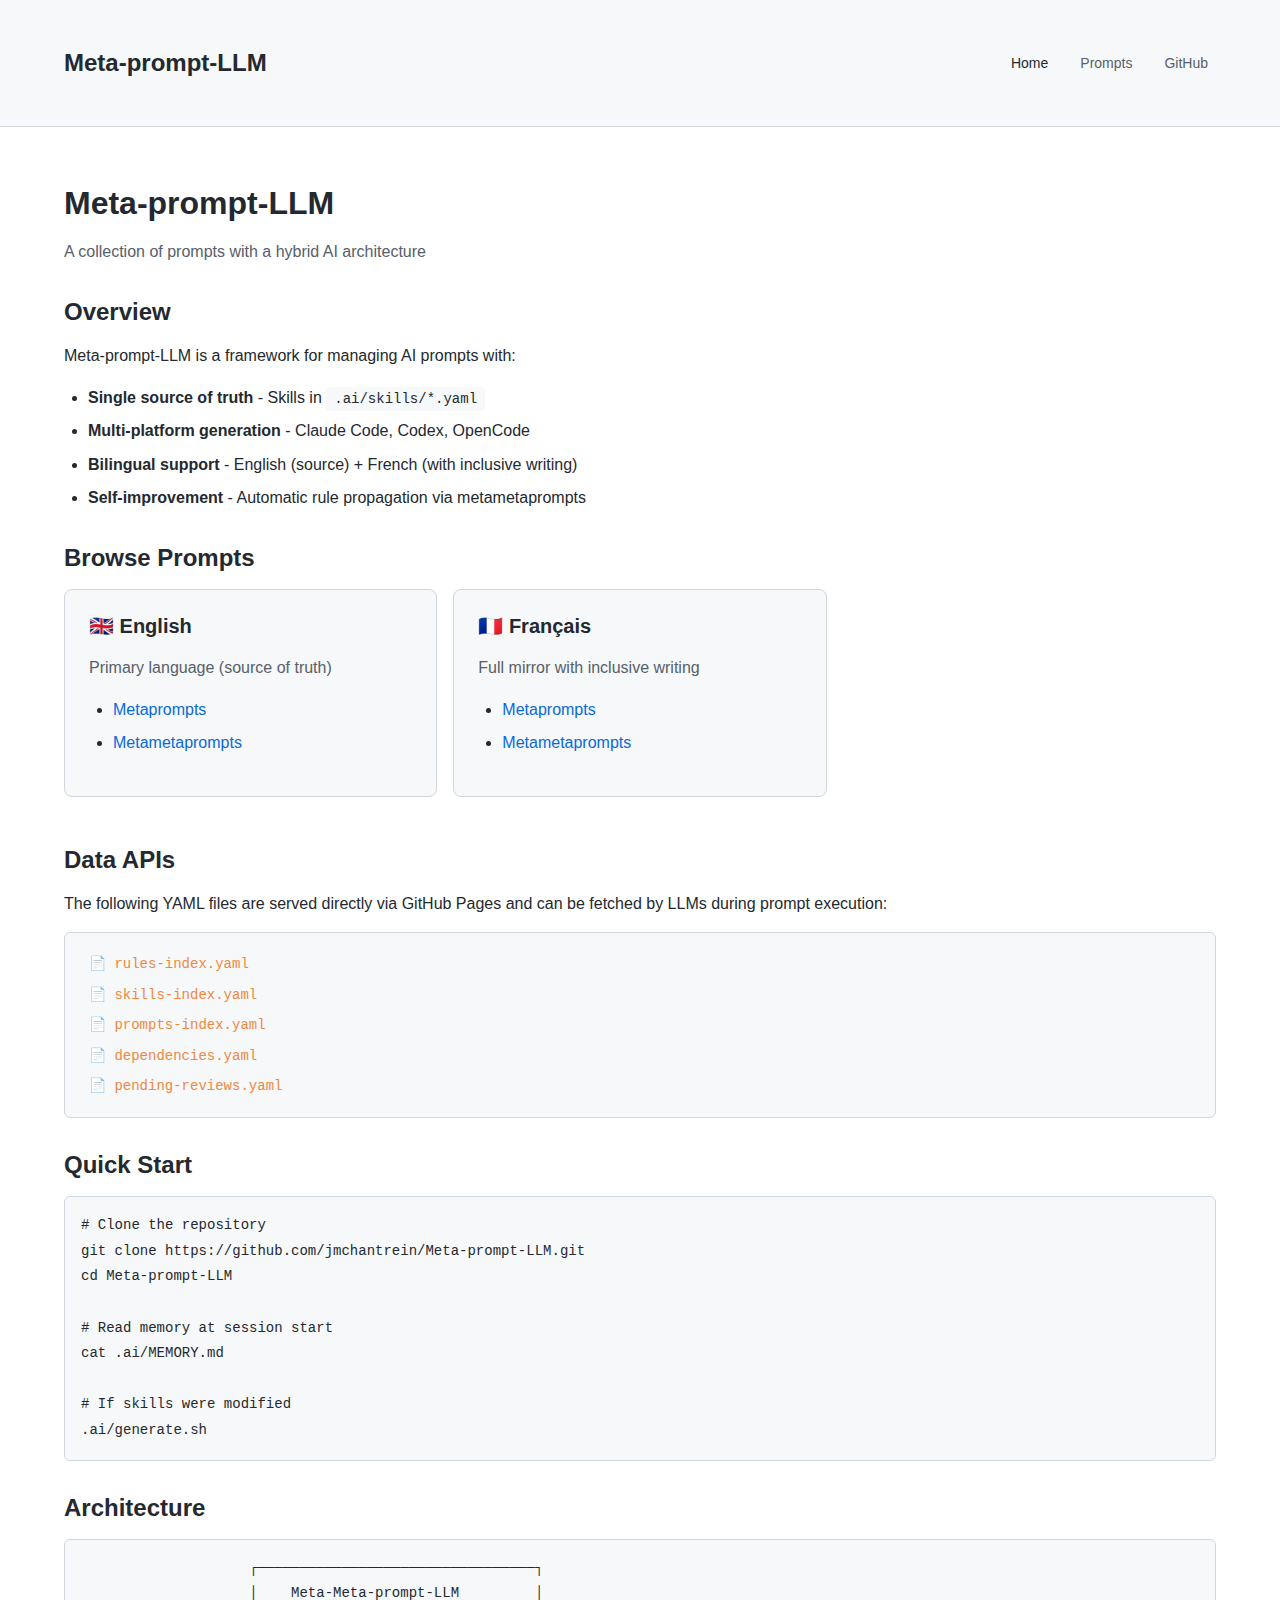
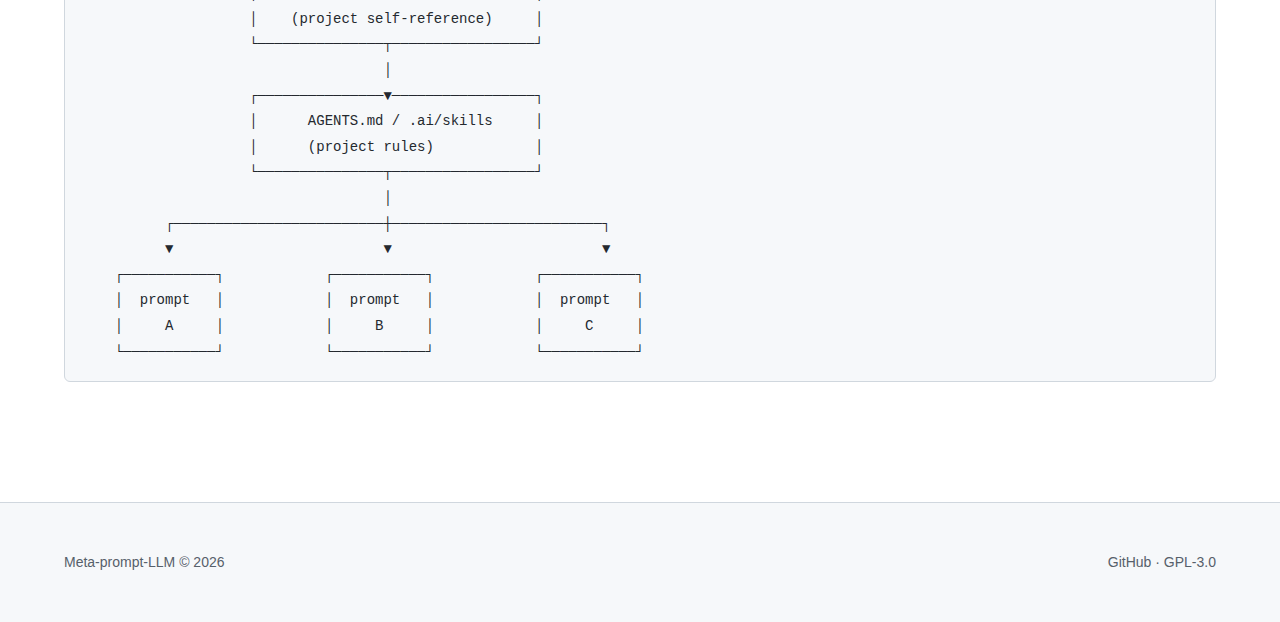
<file: index.html>
<!DOCTYPE html>
<html lang="en">
<head>
  <meta charset="UTF-8">
  <meta name="viewport" content="width=device-width, initial-scale=1.0">
  <title>Meta-prompt-LLM</title>
  <meta name="description" content="A collection of prompts with a hybrid AI architecture">
  <link rel="stylesheet" href="assets/style.css">
</head>
<body>
  <header>
    <div class="container">
      <h1><a href="/">Meta-prompt-LLM</a></h1>
      <nav>
        <a href="/" class="active">Home</a>
        <a href="/prompts/">Prompts</a>
        <a href="https://github.com/jmchantrein/Meta-prompt-LLM">GitHub</a>
      </nav>
    </div>
  </header>

  <main>
    <div class="container">
      <h1>Meta-prompt-LLM</h1>
      <p class="text-muted mb-lg">A collection of prompts with a hybrid AI architecture</p>

      <h2>Overview</h2>
      <p>
        Meta-prompt-LLM is a framework for managing AI prompts with:
      </p>
      <ul>
        <li><strong>Single source of truth</strong> - Skills in <code>.ai/skills/*.yaml</code></li>
        <li><strong>Multi-platform generation</strong> - Claude Code, Codex, OpenCode</li>
        <li><strong>Bilingual support</strong> - English (source) + French (with inclusive writing)</li>
        <li><strong>Self-improvement</strong> - Automatic rule propagation via metametaprompts</li>
      </ul>

      <h2>Browse Prompts</h2>
      <div class="card-grid">
        <div class="card">
          <h3>🇬🇧 English</h3>
          <p class="text-muted">Primary language (source of truth)</p>
          <ul>
            <li><a href="/prompts/en/metaprompts/">Metaprompts</a></li>
            <li><a href="/prompts/en/metametaprompts/">Metametaprompts</a></li>
          </ul>
        </div>
        <div class="card">
          <h3>🇫🇷 Français</h3>
          <p class="text-muted">Full mirror with inclusive writing</p>
          <ul>
            <li><a href="/prompts/fr/metaprompts/">Metaprompts</a></li>
            <li><a href="/prompts/fr/metametaprompts/">Metametaprompts</a></li>
          </ul>
        </div>
      </div>

      <h2>Data APIs</h2>
      <p>
        The following YAML files are served directly via GitHub Pages and can be fetched
        by LLMs during prompt execution:
      </p>
      <div class="file-tree">
        <a href="/prompts/fr/metametaprompts/data/rules-index.yaml" class="yaml">📄 rules-index.yaml</a>
        <a href="/prompts/fr/metametaprompts/data/skills-index.yaml" class="yaml">📄 skills-index.yaml</a>
        <a href="/prompts/fr/metametaprompts/data/prompts-index.yaml" class="yaml">📄 prompts-index.yaml</a>
        <a href="/prompts/fr/metametaprompts/data/dependencies.yaml" class="yaml">📄 dependencies.yaml</a>
        <a href="/prompts/fr/metametaprompts/data/pending-reviews.yaml" class="yaml">📄 pending-reviews.yaml</a>
      </div>

      <h2>Quick Start</h2>
      <pre><code># Clone the repository
git clone https://github.com/jmchantrein/Meta-prompt-LLM.git
cd Meta-prompt-LLM

# Read memory at session start
cat .ai/MEMORY.md

# If skills were modified
.ai/generate.sh</code></pre>

      <h2>Architecture</h2>
      <pre><code>                    ┌─────────────────────────────────┐
                    │    Meta-Meta-prompt-LLM         │
                    │    (project self-reference)     │
                    └───────────────┬─────────────────┘
                                    │
                    ┌───────────────▼─────────────────┐
                    │      AGENTS.md / .ai/skills     │
                    │      (project rules)            │
                    └───────────────┬─────────────────┘
                                    │
          ┌─────────────────────────┼─────────────────────────┐
          ▼                         ▼                         ▼
    ┌───────────┐            ┌───────────┐            ┌───────────┐
    │  prompt   │            │  prompt   │            │  prompt   │
    │     A     │            │     B     │            │     C     │
    └───────────┘            └───────────┘            └───────────┘</code></pre>
    </div>
  </main>

  <footer>
    <div class="container">
      <span>Meta-prompt-LLM &copy; 2026</span>
      <span>
        <a href="https://github.com/jmchantrein/Meta-prompt-LLM">GitHub</a> &middot;
        <a href="https://github.com/jmchantrein/Meta-prompt-LLM/blob/main/LICENSE">GPL-3.0</a>
      </span>
    </div>
  </footer>
</body>
</html>
</file>
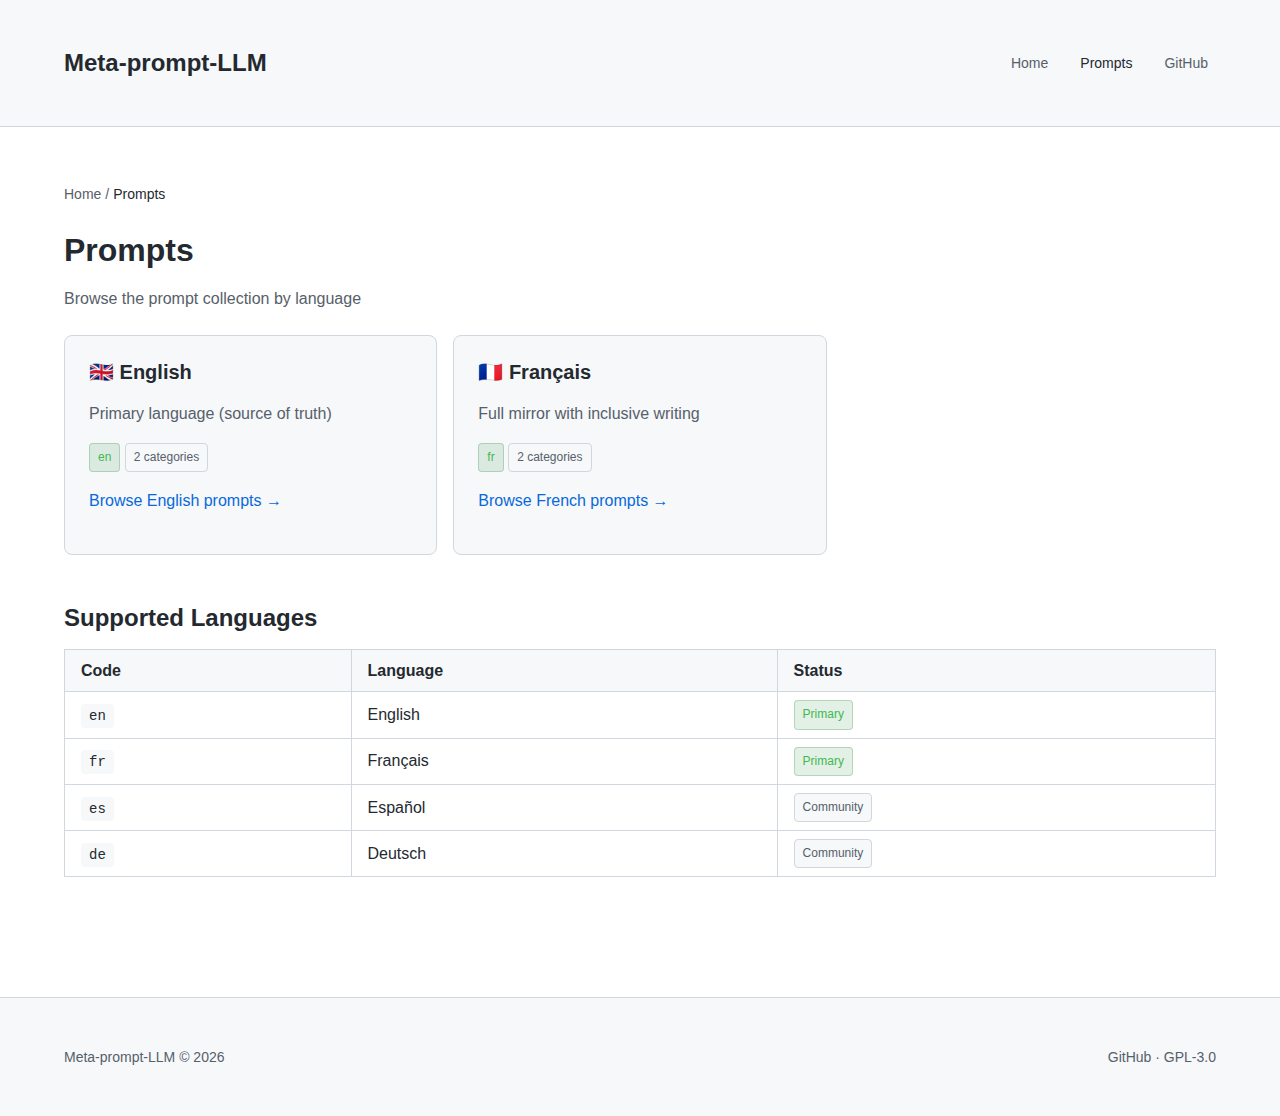
<file: prompts/index.html>
<!DOCTYPE html>
<html lang="en">
<head>
  <meta charset="UTF-8">
  <meta name="viewport" content="width=device-width, initial-scale=1.0">
  <title>Prompts - Meta-prompt-LLM</title>
  <meta name="description" content="Browse prompts by language">
  <link rel="stylesheet" href="../assets/style.css">
</head>
<body>
  <header>
    <div class="container">
      <h1><a href="/">Meta-prompt-LLM</a></h1>
      <nav>
        <a href="/">Home</a>
        <a href="/prompts/" class="active">Prompts</a>
        <a href="https://github.com/jmchantrein/Meta-prompt-LLM">GitHub</a>
      </nav>
    </div>
  </header>

  <main>
    <div class="container">
      <div class="breadcrumbs">
        <a href="/">Home</a>
        <span>/</span>
        <span class="current">Prompts</span>
      </div>

      <h1>Prompts</h1>
      <p class="text-muted mb-lg">Browse the prompt collection by language</p>

      <div class="card-grid">
        <div class="card">
          <h3>🇬🇧 English</h3>
          <p class="text-muted">Primary language (source of truth)</p>
          <p>
            <span class="badge language">en</span>
            <span class="badge">2 categories</span>
          </p>
          <p><a href="/prompts/en/">Browse English prompts →</a></p>
        </div>

        <div class="card">
          <h3>🇫🇷 Français</h3>
          <p class="text-muted">Full mirror with inclusive writing</p>
          <p>
            <span class="badge language">fr</span>
            <span class="badge">2 categories</span>
          </p>
          <p><a href="/prompts/fr/">Browse French prompts →</a></p>
        </div>
      </div>

      <h2>Supported Languages</h2>
      <table>
        <thead>
          <tr>
            <th>Code</th>
            <th>Language</th>
            <th>Status</th>
          </tr>
        </thead>
        <tbody>
          <tr>
            <td><code>en</code></td>
            <td>English</td>
            <td><span class="badge language">Primary</span></td>
          </tr>
          <tr>
            <td><code>fr</code></td>
            <td>Français</td>
            <td><span class="badge language">Primary</span></td>
          </tr>
          <tr>
            <td><code>es</code></td>
            <td>Español</td>
            <td><span class="badge">Community</span></td>
          </tr>
          <tr>
            <td><code>de</code></td>
            <td>Deutsch</td>
            <td><span class="badge">Community</span></td>
          </tr>
        </tbody>
      </table>
    </div>
  </main>

  <footer>
    <div class="container">
      <span>Meta-prompt-LLM &copy; 2026</span>
      <span>
        <a href="https://github.com/jmchantrein/Meta-prompt-LLM">GitHub</a> &middot;
        <a href="https://github.com/jmchantrein/Meta-prompt-LLM/blob/main/LICENSE">GPL-3.0</a>
      </span>
    </div>
  </footer>
</body>
</html>
</file>
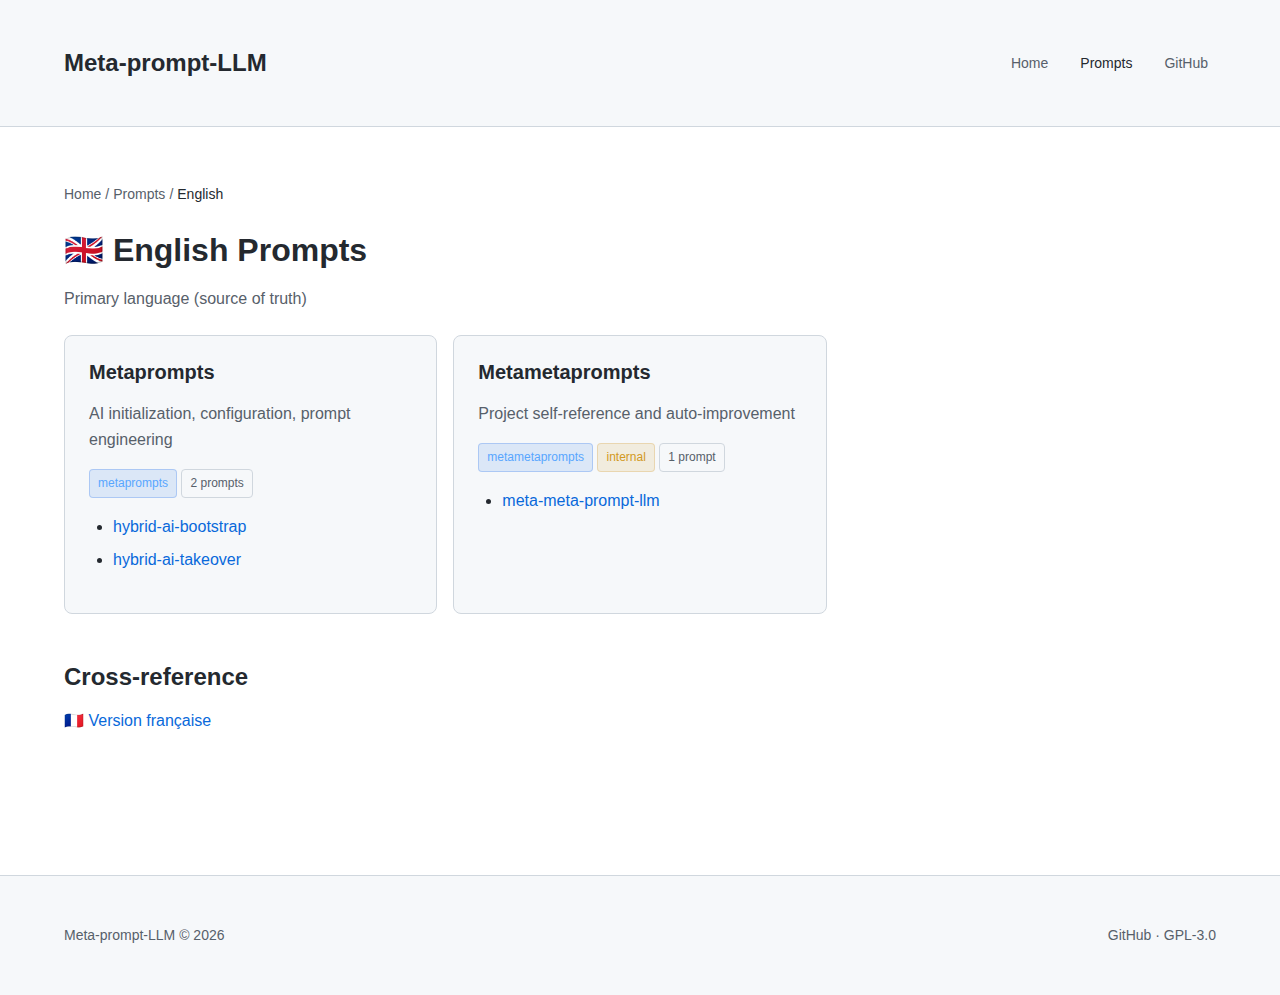
<file: prompts/en/index.html>
<!DOCTYPE html>
<html lang="en">
<head>
  <meta charset="UTF-8">
  <meta name="viewport" content="width=device-width, initial-scale=1.0">
  <title>English Prompts - Meta-prompt-LLM</title>
  <meta name="description" content="Browse English prompts by category">
  <link rel="stylesheet" href="../../assets/style.css">
</head>
<body>
  <header>
    <div class="container">
      <h1><a href="/">Meta-prompt-LLM</a></h1>
      <nav>
        <a href="/">Home</a>
        <a href="/prompts/" class="active">Prompts</a>
        <a href="https://github.com/jmchantrein/Meta-prompt-LLM">GitHub</a>
      </nav>
    </div>
  </header>

  <main>
    <div class="container">
      <div class="breadcrumbs">
        <a href="/">Home</a>
        <span>/</span>
        <a href="/prompts/">Prompts</a>
        <span>/</span>
        <span class="current">English</span>
      </div>

      <h1>🇬🇧 English Prompts</h1>
      <p class="text-muted mb-lg">Primary language (source of truth)</p>

      <div class="card-grid">
        <div class="card">
          <h3>Metaprompts</h3>
          <p class="text-muted">AI initialization, configuration, prompt engineering</p>
          <p>
            <span class="badge category">metaprompts</span>
            <span class="badge">2 prompts</span>
          </p>
          <ul>
            <li><a href="/prompts/en/metaprompts/hybrid-ai-bootstrap/hybrid-ai-bootstrap.md">hybrid-ai-bootstrap</a></li>
            <li><a href="/prompts/en/metaprompts/hybrid-ai-takeover/hybrid-ai-takeover.md">hybrid-ai-takeover</a></li>
          </ul>
        </div>

        <div class="card">
          <h3>Metametaprompts</h3>
          <p class="text-muted">Project self-reference and auto-improvement</p>
          <p>
            <span class="badge category">metametaprompts</span>
            <span class="badge internal">internal</span>
            <span class="badge">1 prompt</span>
          </p>
          <ul>
            <li><a href="/prompts/en/metametaprompts/meta-meta-prompt-llm.md">meta-meta-prompt-llm</a></li>
          </ul>
        </div>
      </div>

      <h2>Cross-reference</h2>
      <p>
        <a href="/prompts/fr/">🇫🇷 Version française</a>
      </p>
    </div>
  </main>

  <footer>
    <div class="container">
      <span>Meta-prompt-LLM &copy; 2026</span>
      <span>
        <a href="https://github.com/jmchantrein/Meta-prompt-LLM">GitHub</a> &middot;
        <a href="https://github.com/jmchantrein/Meta-prompt-LLM/blob/main/LICENSE">GPL-3.0</a>
      </span>
    </div>
  </footer>
</body>
</html>
</file>
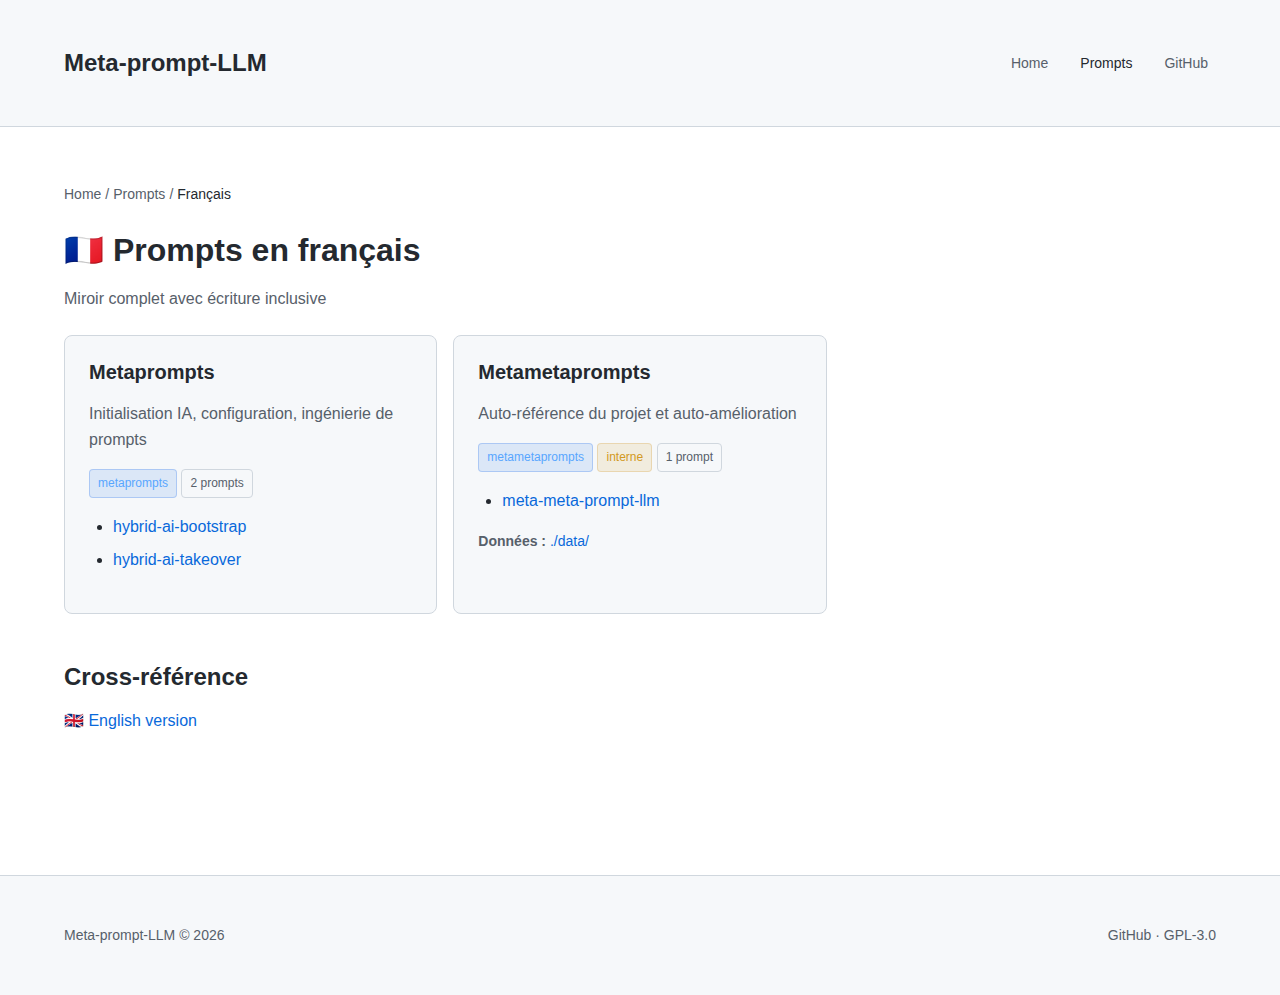
<file: prompts/fr/index.html>
<!DOCTYPE html>
<html lang="fr">
<head>
  <meta charset="UTF-8">
  <meta name="viewport" content="width=device-width, initial-scale=1.0">
  <title>Prompts en français - Meta-prompt-LLM</title>
  <meta name="description" content="Parcourir les prompts par catégorie">
  <link rel="stylesheet" href="../../assets/style.css">
</head>
<body>
  <header>
    <div class="container">
      <h1><a href="/">Meta-prompt-LLM</a></h1>
      <nav>
        <a href="/">Home</a>
        <a href="/prompts/" class="active">Prompts</a>
        <a href="https://github.com/jmchantrein/Meta-prompt-LLM">GitHub</a>
      </nav>
    </div>
  </header>

  <main>
    <div class="container">
      <div class="breadcrumbs">
        <a href="/">Home</a>
        <span>/</span>
        <a href="/prompts/">Prompts</a>
        <span>/</span>
        <span class="current">Français</span>
      </div>

      <h1>🇫🇷 Prompts en français</h1>
      <p class="text-muted mb-lg">Miroir complet avec écriture inclusive</p>

      <div class="card-grid">
        <div class="card">
          <h3>Metaprompts</h3>
          <p class="text-muted">Initialisation IA, configuration, ingénierie de prompts</p>
          <p>
            <span class="badge category">metaprompts</span>
            <span class="badge">2 prompts</span>
          </p>
          <ul>
            <li><a href="/prompts/fr/metaprompts/hybrid-ai-bootstrap/hybrid-ai-bootstrap.md">hybrid-ai-bootstrap</a></li>
            <li><a href="/prompts/fr/metaprompts/hybrid-ai-takeover/hybrid-ai-takeover.md">hybrid-ai-takeover</a></li>
          </ul>
        </div>

        <div class="card">
          <h3>Metametaprompts</h3>
          <p class="text-muted">Auto-référence du projet et auto-amélioration</p>
          <p>
            <span class="badge category">metametaprompts</span>
            <span class="badge internal">interne</span>
            <span class="badge">1 prompt</span>
          </p>
          <ul>
            <li><a href="/prompts/fr/metametaprompts/meta-meta-prompt-llm.md">meta-meta-prompt-llm</a></li>
          </ul>
          <p class="text-muted" style="font-size: 0.875rem; margin-top: 0.5rem;">
            <strong>Données :</strong> <a href="/prompts/fr/metametaprompts/data/">./data/</a>
          </p>
        </div>
      </div>

      <h2>Cross-référence</h2>
      <p>
        <a href="/prompts/en/">🇬🇧 English version</a>
      </p>
    </div>
  </main>

  <footer>
    <div class="container">
      <span>Meta-prompt-LLM &copy; 2026</span>
      <span>
        <a href="https://github.com/jmchantrein/Meta-prompt-LLM">GitHub</a> &middot;
        <a href="https://github.com/jmchantrein/Meta-prompt-LLM/blob/main/LICENSE">GPL-3.0</a>
      </span>
    </div>
  </footer>
</body>
</html>
</file>
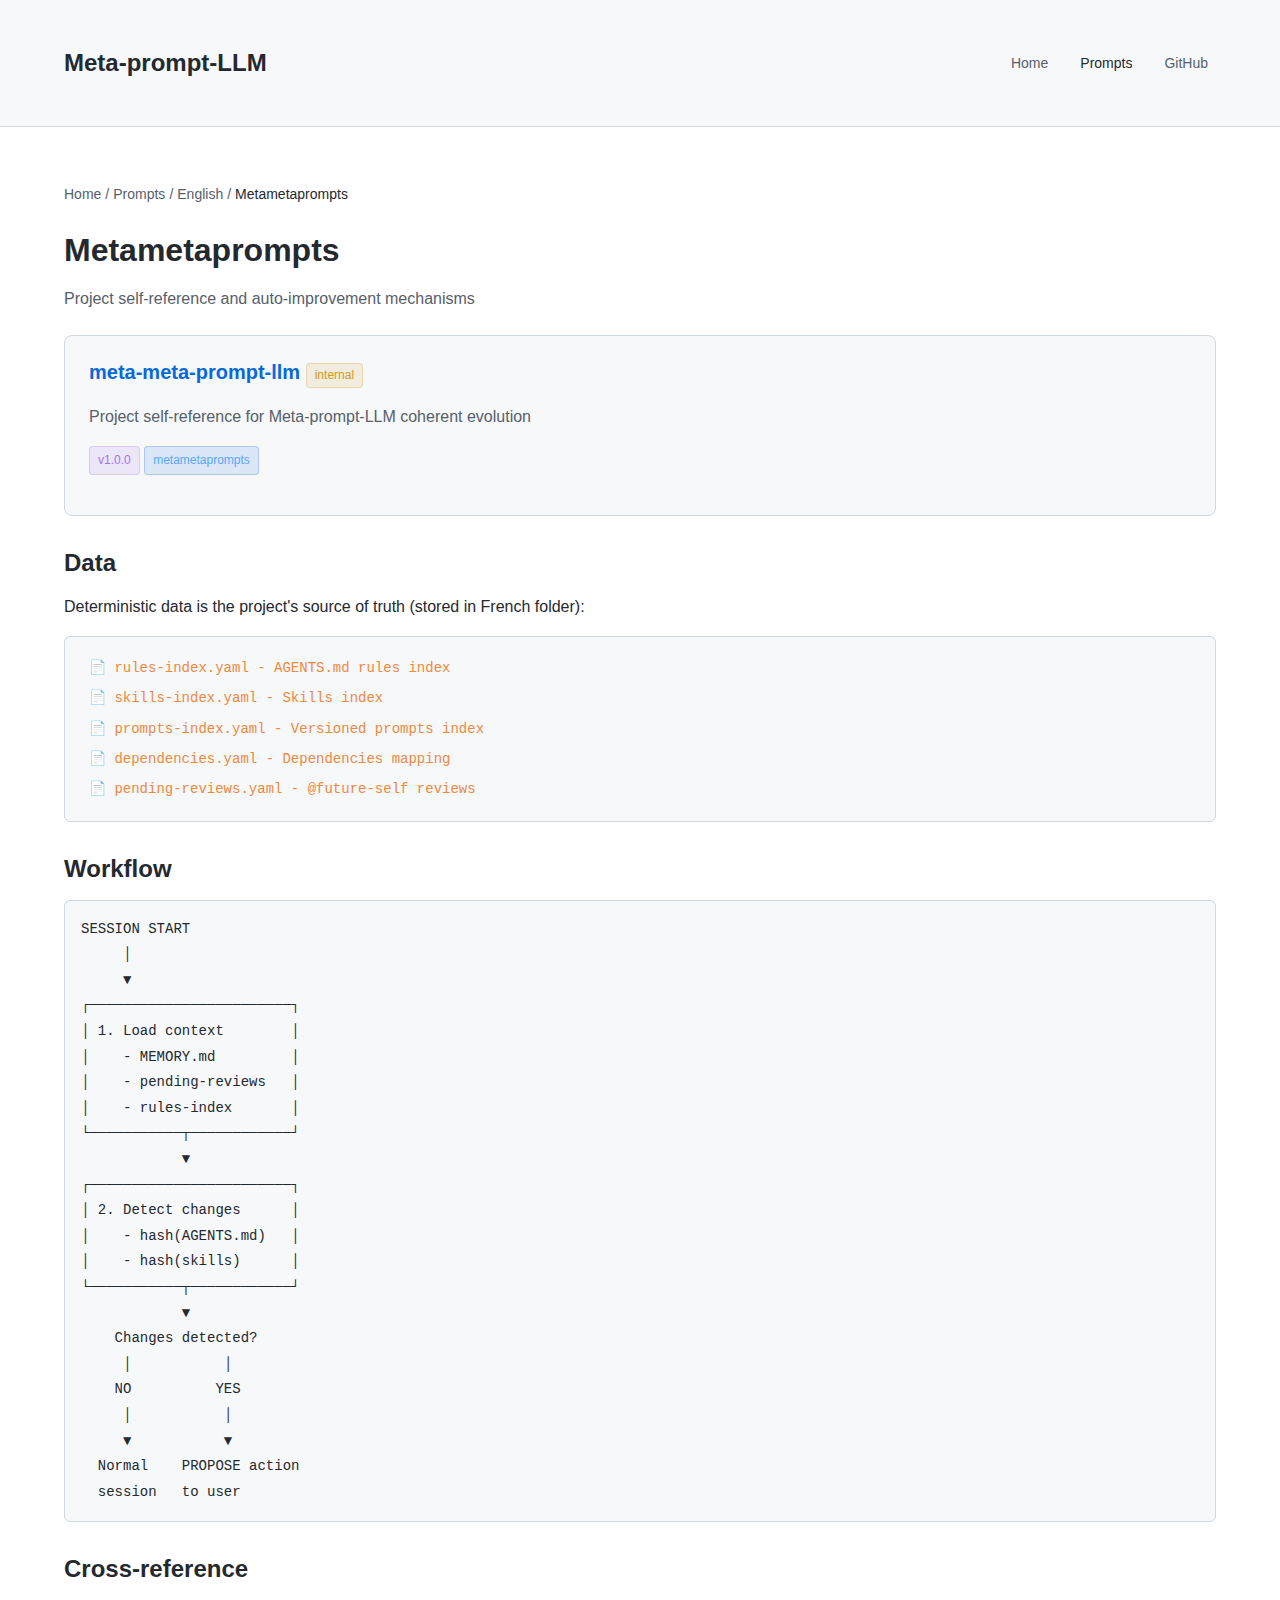
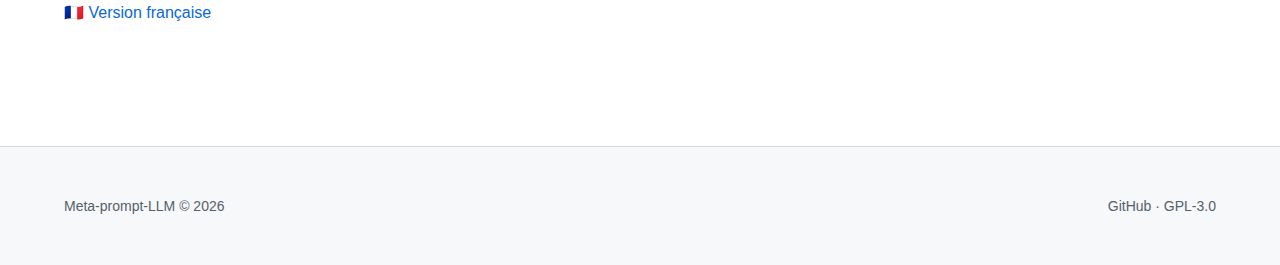
<file: prompts/en/metametaprompts/index.html>
<!DOCTYPE html>
<html lang="en">
<head>
  <meta charset="UTF-8">
  <meta name="viewport" content="width=device-width, initial-scale=1.0">
  <title>Metametaprompts - Meta-prompt-LLM</title>
  <meta name="description" content="Project self-reference and auto-improvement">
  <link rel="stylesheet" href="../../../assets/style.css">
</head>
<body>
  <header>
    <div class="container">
      <h1><a href="/">Meta-prompt-LLM</a></h1>
      <nav>
        <a href="/">Home</a>
        <a href="/prompts/" class="active">Prompts</a>
        <a href="https://github.com/jmchantrein/Meta-prompt-LLM">GitHub</a>
      </nav>
    </div>
  </header>

  <main>
    <div class="container">
      <div class="breadcrumbs">
        <a href="/">Home</a>
        <span>/</span>
        <a href="/prompts/">Prompts</a>
        <span>/</span>
        <a href="/prompts/en/">English</a>
        <span>/</span>
        <span class="current">Metametaprompts</span>
      </div>

      <h1>Metametaprompts</h1>
      <p class="text-muted mb-lg">Project self-reference and auto-improvement mechanisms</p>

      <div class="card">
        <h3>
          <a href="./meta-meta-prompt-llm.md">meta-meta-prompt-llm</a>
          <span class="badge internal">internal</span>
        </h3>
        <p class="text-muted">Project self-reference for Meta-prompt-LLM coherent evolution</p>
        <p>
          <span class="badge version">v1.0.0</span>
          <span class="badge category">metametaprompts</span>
        </p>
      </div>

      <h2>Data</h2>
      <p>Deterministic data is the project's source of truth (stored in French folder):</p>

      <div class="file-tree">
        <a href="../../fr/metametaprompts/data/rules-index.yaml" class="yaml">📄 rules-index.yaml - AGENTS.md rules index</a>
        <a href="../../fr/metametaprompts/data/skills-index.yaml" class="yaml">📄 skills-index.yaml - Skills index</a>
        <a href="../../fr/metametaprompts/data/prompts-index.yaml" class="yaml">📄 prompts-index.yaml - Versioned prompts index</a>
        <a href="../../fr/metametaprompts/data/dependencies.yaml" class="yaml">📄 dependencies.yaml - Dependencies mapping</a>
        <a href="../../fr/metametaprompts/data/pending-reviews.yaml" class="yaml">📄 pending-reviews.yaml - @future-self reviews</a>
      </div>

      <h2>Workflow</h2>
      <pre><code>SESSION START
     │
     ▼
┌────────────────────────┐
│ 1. Load context        │
│    - MEMORY.md         │
│    - pending-reviews   │
│    - rules-index       │
└───────────┬────────────┘
            ▼
┌────────────────────────┐
│ 2. Detect changes      │
│    - hash(AGENTS.md)   │
│    - hash(skills)      │
└───────────┬────────────┘
            ▼
    Changes detected?
     │           │
    NO          YES
     │           │
     ▼           ▼
  Normal    PROPOSE action
  session   to user</code></pre>

      <h2>Cross-reference</h2>
      <p>
        <a href="/prompts/fr/metametaprompts/">🇫🇷 Version française</a>
      </p>
    </div>
  </main>

  <footer>
    <div class="container">
      <span>Meta-prompt-LLM &copy; 2026</span>
      <span>
        <a href="https://github.com/jmchantrein/Meta-prompt-LLM">GitHub</a> &middot;
        <a href="https://github.com/jmchantrein/Meta-prompt-LLM/blob/main/LICENSE">GPL-3.0</a>
      </span>
    </div>
  </footer>
</body>
</html>
</file>
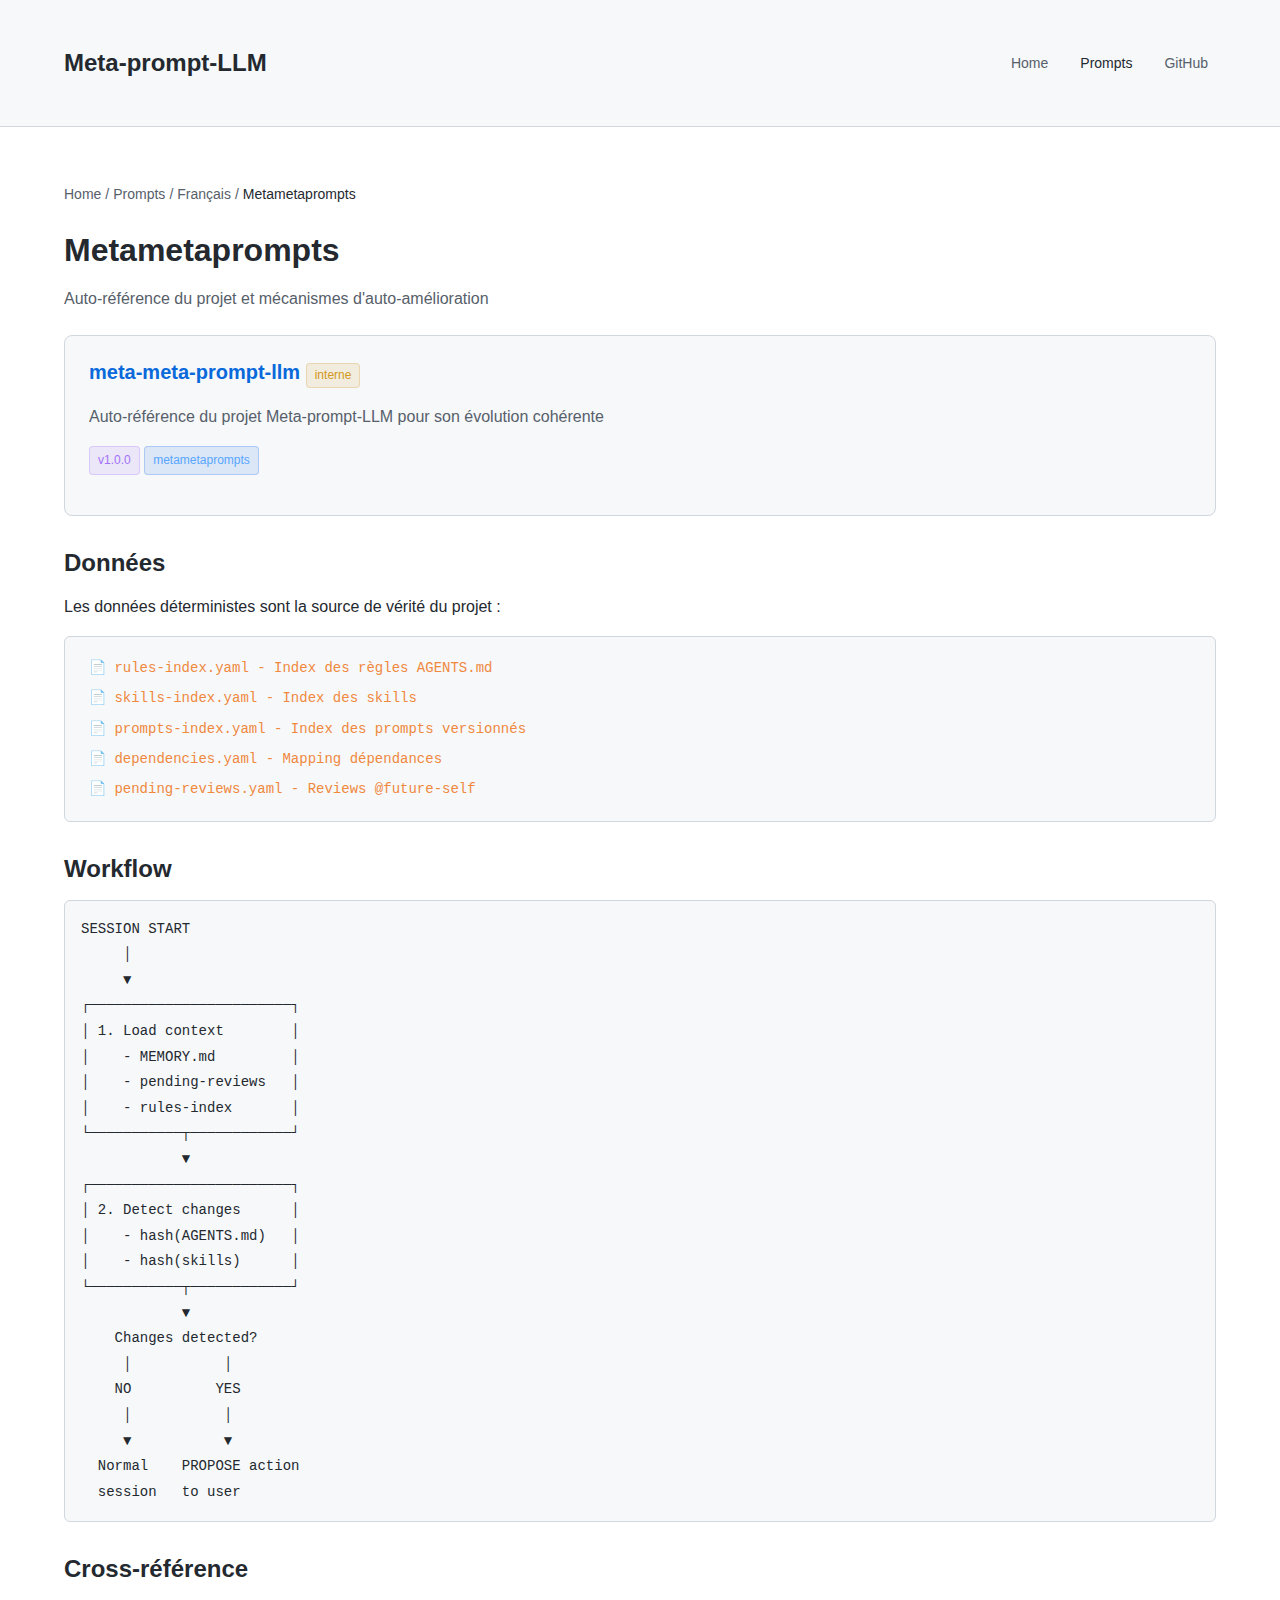
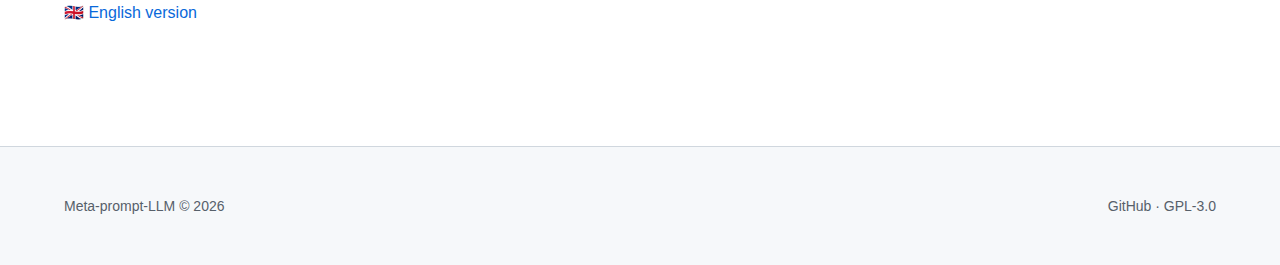
<file: prompts/fr/metametaprompts/index.html>
<!DOCTYPE html>
<html lang="fr">
<head>
  <meta charset="UTF-8">
  <meta name="viewport" content="width=device-width, initial-scale=1.0">
  <title>Metametaprompts - Meta-prompt-LLM</title>
  <meta name="description" content="Auto-référence et auto-amélioration du projet">
  <link rel="stylesheet" href="../../../assets/style.css">
</head>
<body>
  <header>
    <div class="container">
      <h1><a href="/">Meta-prompt-LLM</a></h1>
      <nav>
        <a href="/">Home</a>
        <a href="/prompts/" class="active">Prompts</a>
        <a href="https://github.com/jmchantrein/Meta-prompt-LLM">GitHub</a>
      </nav>
    </div>
  </header>

  <main>
    <div class="container">
      <div class="breadcrumbs">
        <a href="/">Home</a>
        <span>/</span>
        <a href="/prompts/">Prompts</a>
        <span>/</span>
        <a href="/prompts/fr/">Français</a>
        <span>/</span>
        <span class="current">Metametaprompts</span>
      </div>

      <h1>Metametaprompts</h1>
      <p class="text-muted mb-lg">Auto-référence du projet et mécanismes d'auto-amélioration</p>

      <div class="card">
        <h3>
          <a href="./meta-meta-prompt-llm.md">meta-meta-prompt-llm</a>
          <span class="badge internal">interne</span>
        </h3>
        <p class="text-muted">Auto-référence du projet Meta-prompt-LLM pour son évolution cohérente</p>
        <p>
          <span class="badge version">v1.0.0</span>
          <span class="badge category">metametaprompts</span>
        </p>
      </div>

      <h2>Données</h2>
      <p>Les données déterministes sont la source de vérité du projet :</p>

      <div class="file-tree">
        <a href="./data/rules-index.yaml" class="yaml">📄 rules-index.yaml - Index des règles AGENTS.md</a>
        <a href="./data/skills-index.yaml" class="yaml">📄 skills-index.yaml - Index des skills</a>
        <a href="./data/prompts-index.yaml" class="yaml">📄 prompts-index.yaml - Index des prompts versionnés</a>
        <a href="./data/dependencies.yaml" class="yaml">📄 dependencies.yaml - Mapping dépendances</a>
        <a href="./data/pending-reviews.yaml" class="yaml">📄 pending-reviews.yaml - Reviews @future-self</a>
      </div>

      <h2>Workflow</h2>
      <pre><code>SESSION START
     │
     ▼
┌────────────────────────┐
│ 1. Load context        │
│    - MEMORY.md         │
│    - pending-reviews   │
│    - rules-index       │
└───────────┬────────────┘
            ▼
┌────────────────────────┐
│ 2. Detect changes      │
│    - hash(AGENTS.md)   │
│    - hash(skills)      │
└───────────┬────────────┘
            ▼
    Changes detected?
     │           │
    NO          YES
     │           │
     ▼           ▼
  Normal    PROPOSE action
  session   to user</code></pre>

      <h2>Cross-référence</h2>
      <p>
        <a href="/prompts/en/metametaprompts/">🇬🇧 English version</a>
      </p>
    </div>
  </main>

  <footer>
    <div class="container">
      <span>Meta-prompt-LLM &copy; 2026</span>
      <span>
        <a href="https://github.com/jmchantrein/Meta-prompt-LLM">GitHub</a> &middot;
        <a href="https://github.com/jmchantrein/Meta-prompt-LLM/blob/main/LICENSE">GPL-3.0</a>
      </span>
    </div>
  </footer>
</body>
</html>
</file>
<file: assets/style.css>
/* Meta-prompt-LLM - GitHub Pages Style
 * ============================================================================
 * Minimal, accessible, and aesthetic CSS for the project site.
 * ============================================================================
 */

:root {
  /* Colors - Dark theme friendly */
  --color-bg: #0d1117;
  --color-bg-secondary: #161b22;
  --color-text: #c9d1d9;
  --color-text-muted: #8b949e;
  --color-link: #58a6ff;
  --color-link-hover: #79c0ff;
  --color-border: #30363d;
  --color-accent: #238636;
  --color-accent-hover: #2ea043;
  --color-warning: #d29922;
  --color-error: #f85149;

  /* Typography */
  --font-sans: -apple-system, BlinkMacSystemFont, "Segoe UI", Helvetica, Arial, sans-serif;
  --font-mono: ui-monospace, SFMono-Regular, "SF Mono", Menlo, Consolas, monospace;

  /* Spacing */
  --spacing-xs: 0.25rem;
  --spacing-sm: 0.5rem;
  --spacing-md: 1rem;
  --spacing-lg: 1.5rem;
  --spacing-xl: 2rem;
  --spacing-2xl: 3rem;

  /* Border radius */
  --radius-sm: 4px;
  --radius-md: 6px;
  --radius-lg: 8px;

  /* Max width */
  --max-width: 1200px;
}

/* Light theme */
@media (prefers-color-scheme: light) {
  :root {
    --color-bg: #ffffff;
    --color-bg-secondary: #f6f8fa;
    --color-text: #24292f;
    --color-text-muted: #57606a;
    --color-link: #0969da;
    --color-link-hover: #0550ae;
    --color-border: #d0d7de;
    --color-accent: #1a7f37;
    --color-accent-hover: #2da44e;
    --color-warning: #9a6700;
    --color-error: #cf222e;
  }
}

/* Reset */
*, *::before, *::after {
  box-sizing: border-box;
}

body {
  margin: 0;
  padding: 0;
  font-family: var(--font-sans);
  font-size: 16px;
  line-height: 1.6;
  color: var(--color-text);
  background-color: var(--color-bg);
}

/* Container */
.container {
  max-width: var(--max-width);
  margin: 0 auto;
  padding: var(--spacing-lg);
}

/* Header */
header {
  background-color: var(--color-bg-secondary);
  border-bottom: 1px solid var(--color-border);
  padding: var(--spacing-lg) 0;
}

header .container {
  display: flex;
  align-items: center;
  justify-content: space-between;
  flex-wrap: wrap;
  gap: var(--spacing-md);
}

header h1 {
  margin: 0;
  font-size: 1.5rem;
  font-weight: 600;
}

header h1 a {
  color: var(--color-text);
  text-decoration: none;
}

header h1 a:hover {
  color: var(--color-link);
}

/* Navigation */
nav {
  display: flex;
  gap: var(--spacing-md);
}

nav a {
  color: var(--color-text-muted);
  text-decoration: none;
  font-size: 0.875rem;
  padding: var(--spacing-xs) var(--spacing-sm);
  border-radius: var(--radius-sm);
  transition: background-color 0.2s, color 0.2s;
}

nav a:hover {
  background-color: var(--color-bg);
  color: var(--color-link);
}

nav a.active {
  color: var(--color-text);
  font-weight: 500;
}

/* Main content */
main {
  min-height: calc(100vh - 200px);
  padding: var(--spacing-xl) 0;
}

/* Typography */
h1, h2, h3, h4, h5, h6 {
  margin: 0 0 var(--spacing-md);
  font-weight: 600;
  line-height: 1.25;
}

h1 { font-size: 2rem; }
h2 { font-size: 1.5rem; margin-top: var(--spacing-xl); }
h3 { font-size: 1.25rem; }
h4 { font-size: 1rem; }

p {
  margin: 0 0 var(--spacing-md);
}

a {
  color: var(--color-link);
  text-decoration: none;
}

a:hover {
  color: var(--color-link-hover);
  text-decoration: underline;
}

/* Code */
code {
  font-family: var(--font-mono);
  font-size: 0.875em;
  background-color: var(--color-bg-secondary);
  padding: var(--spacing-xs) var(--spacing-sm);
  border-radius: var(--radius-sm);
}

pre {
  background-color: var(--color-bg-secondary);
  border: 1px solid var(--color-border);
  border-radius: var(--radius-md);
  padding: var(--spacing-md);
  overflow-x: auto;
  margin: 0 0 var(--spacing-md);
}

pre code {
  background: none;
  padding: 0;
}

/* Tables */
table {
  width: 100%;
  border-collapse: collapse;
  margin: 0 0 var(--spacing-md);
}

th, td {
  text-align: left;
  padding: var(--spacing-sm) var(--spacing-md);
  border: 1px solid var(--color-border);
}

th {
  background-color: var(--color-bg-secondary);
  font-weight: 600;
}

tr:hover td {
  background-color: var(--color-bg-secondary);
}

/* Cards */
.card {
  background-color: var(--color-bg-secondary);
  border: 1px solid var(--color-border);
  border-radius: var(--radius-lg);
  padding: var(--spacing-lg);
  margin: 0 0 var(--spacing-md);
}

.card h3 {
  margin-top: 0;
}

.card-grid {
  display: grid;
  grid-template-columns: repeat(auto-fill, minmax(300px, 1fr));
  gap: var(--spacing-md);
}

/* Badges */
.badge {
  display: inline-block;
  padding: var(--spacing-xs) var(--spacing-sm);
  font-size: 0.75rem;
  font-weight: 500;
  border-radius: var(--radius-sm);
  background-color: var(--color-bg-secondary);
  color: var(--color-text-muted);
  border: 1px solid var(--color-border);
}

.badge.category { background-color: #1f6feb20; color: #58a6ff; border-color: #1f6feb40; }
.badge.language { background-color: #23863620; color: #3fb950; border-color: #23863640; }
.badge.version { background-color: #a371f720; color: #a371f7; border-color: #a371f740; }
.badge.internal { background-color: #d2992220; color: #d29922; border-color: #d2992240; }

/* Lists */
ul, ol {
  margin: 0 0 var(--spacing-md);
  padding-left: var(--spacing-lg);
}

li {
  margin: 0 0 var(--spacing-sm);
}

/* File tree */
.file-tree {
  font-family: var(--font-mono);
  font-size: 0.875rem;
  background-color: var(--color-bg-secondary);
  border: 1px solid var(--color-border);
  border-radius: var(--radius-md);
  padding: var(--spacing-md);
}

.file-tree a {
  display: block;
  padding: var(--spacing-xs) var(--spacing-sm);
  border-radius: var(--radius-sm);
}

.file-tree a:hover {
  background-color: var(--color-bg);
  text-decoration: none;
}

.file-tree .folder {
  color: var(--color-link);
}

.file-tree .file {
  color: var(--color-text);
}

.file-tree .yaml { color: #f0883e; }
.file-tree .md { color: #58a6ff; }

/* Breadcrumbs */
.breadcrumbs {
  display: flex;
  flex-wrap: wrap;
  gap: var(--spacing-xs);
  margin: 0 0 var(--spacing-lg);
  font-size: 0.875rem;
}

.breadcrumbs a {
  color: var(--color-text-muted);
}

.breadcrumbs a:hover {
  color: var(--color-link);
}

.breadcrumbs span {
  color: var(--color-text-muted);
}

.breadcrumbs .current {
  color: var(--color-text);
}

/* Footer */
footer {
  background-color: var(--color-bg-secondary);
  border-top: 1px solid var(--color-border);
  padding: var(--spacing-lg) 0;
  margin-top: var(--spacing-2xl);
}

footer .container {
  display: flex;
  justify-content: space-between;
  align-items: center;
  flex-wrap: wrap;
  gap: var(--spacing-md);
  font-size: 0.875rem;
  color: var(--color-text-muted);
}

footer a {
  color: var(--color-text-muted);
}

footer a:hover {
  color: var(--color-link);
}

/* Utilities */
.text-muted { color: var(--color-text-muted); }
.text-center { text-align: center; }
.mt-0 { margin-top: 0; }
.mb-0 { margin-bottom: 0; }
.mb-lg { margin-bottom: var(--spacing-lg); }

/* Responsive */
@media (max-width: 768px) {
  header .container {
    flex-direction: column;
    align-items: flex-start;
  }

  nav {
    flex-wrap: wrap;
  }

  .card-grid {
    grid-template-columns: 1fr;
  }

  footer .container {
    flex-direction: column;
    text-align: center;
  }
}
</file>
